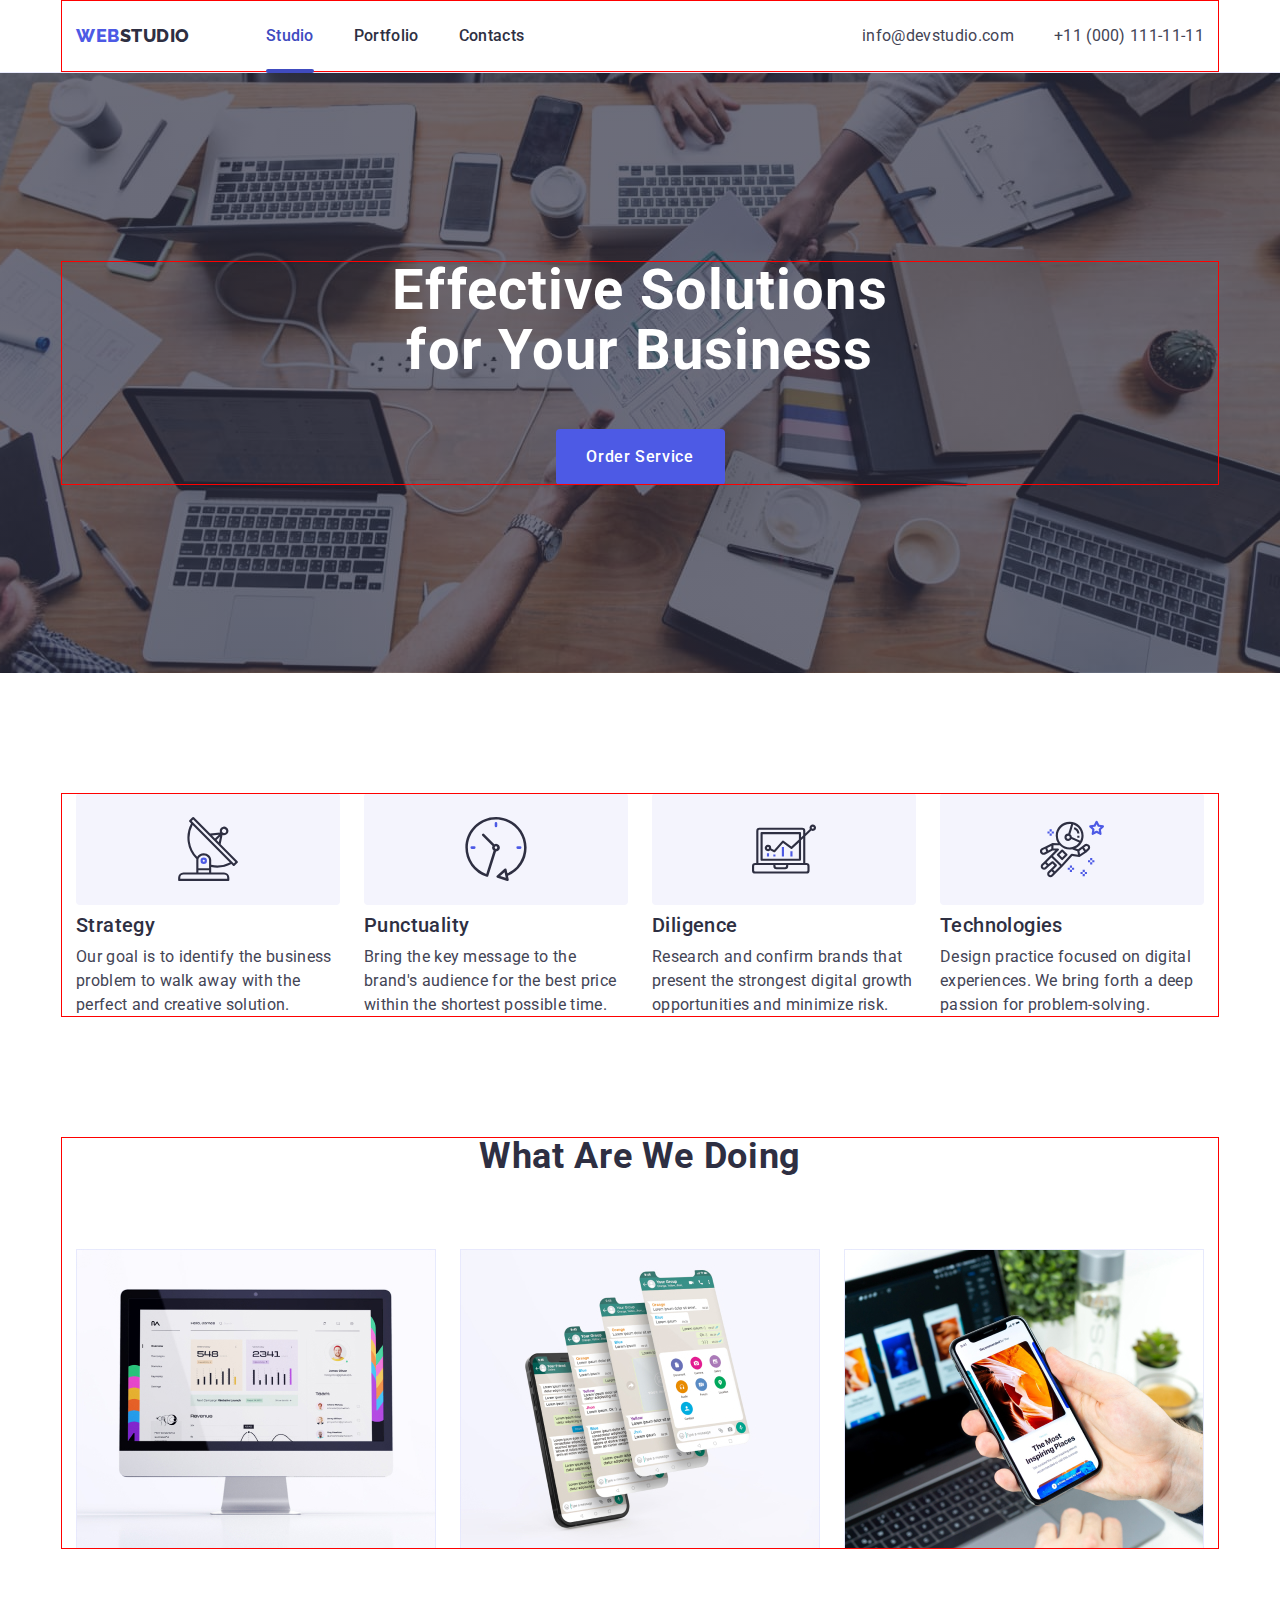
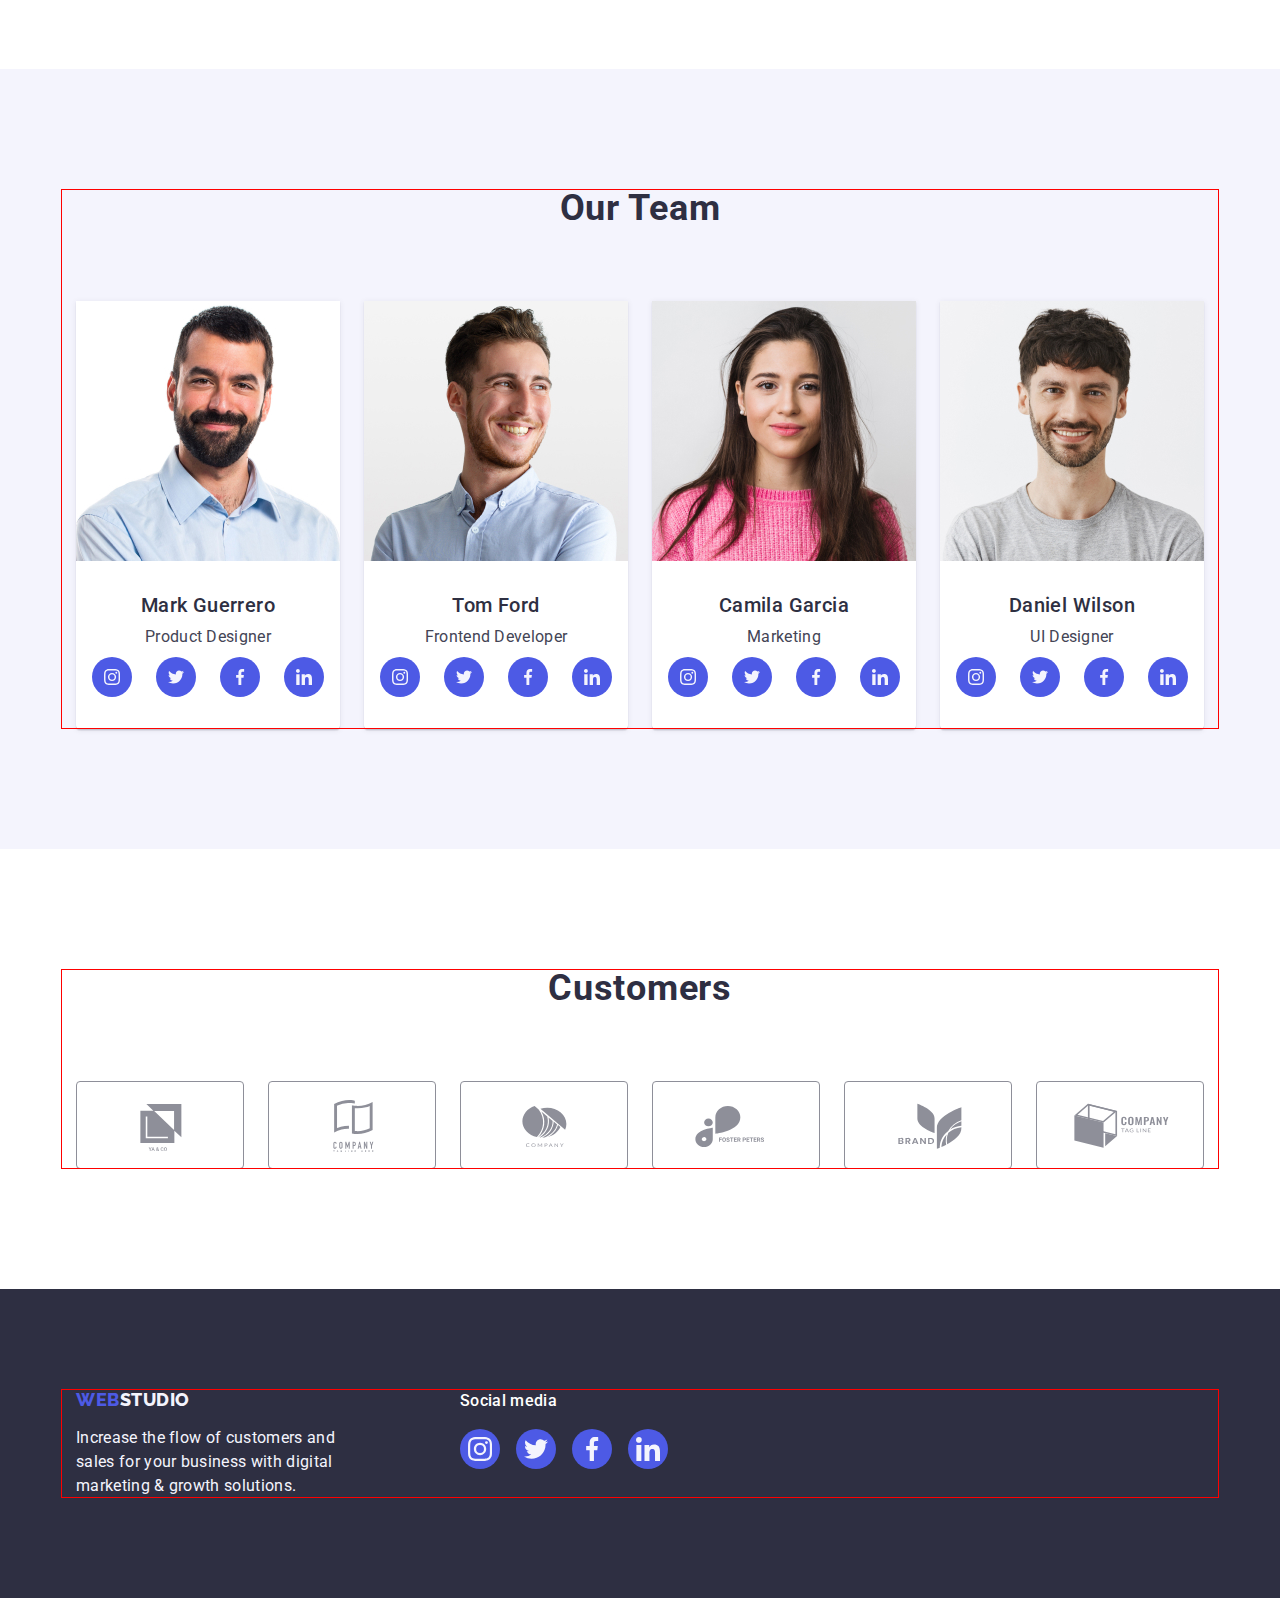
<file: index.html>
<!DOCTYPE html>
<html lang="en">
  <head>
    <meta charset="UTF-8" />
    <meta name="viewport" content="width=device-width, initial-scale=1.0" />
    <title>WebStudio</title>
    <link rel="preconnect" href="https://fonts.googleapis.com" />
    <link rel="preconnect" href="https://fonts.gstatic.com" crossorigin />
    <link
      href="https://fonts.googleapis.com/css2?family=Raleway:wght@800&family=Roboto:wght@400;500;700;900&display=swap"
      rel="stylesheet"
    />
    <link
      rel="stylesheet"
      href="https://cdn.jsdelivr.net/npm/modern-normalize@2.0.0/modern-normalize.min.css"
    />
    <link rel="stylesheet" href="./css/style.css" />
  </head>
  <body>
    <!-- HEADER-SECTION -->
    <header class="header">
      <div class="container header-container">
        <nav class="header-navigation list">
          <a class="header-logo logo link" href="./index.html">
            WEB<span class="logo-dark">Studio</span>
          </a>
          <ul class="header-menu-list list">
            <li class="header-menu-item">
              <a class="header-menu-link link current" href="./index.html"
                >Studio</a
              >
            </li>
            <li class="header-menu-item">
              <a class="header-menu-link link" href="./portfolio.html"
                >Portfolio</a
              >
            </li>
            <li class="header-menu-item">
              <a class="header-menu-link link" href="">Contacts</a>
            </li>
          </ul>
        </nav>

        <address class="header-adress list">
          <ul class="header-adress-menu list">
            <li class="header-adress-list">
              <a
                class="header-adress-link link"
                href="mailto:info@devstudio.com"
                >info@devstudio.com</a
              >
            </li>
            <li class="header-adress-list">
              <a class="header-adress-link link" href="tel:+110001111111"
                >+11 (000) 111-11-11</a
              >
            </li>
          </ul>
        </address>
      </div>
    </header>
    <!-- MAIN SECTION -->
    <main>
      <!--Перша секція-->
      <section class="hero">
        <div class="container">
          <h1 class="hero-title">Effective Solutions for Your Business</h1>
          <button class="hero-btn" type="button" data-modal-open>
            Order Service
          </button>
        </div>
      </section>
      <!--Друга сукція-->
      <section class="benefits section">
        <div class="container">
          <h2 class="visually-hidden">Something</h2>
          <ul class="benefits-menu list">
            <li class="benefits-item">
              <div class="benefits-box">
                <svg width="64" height="64">
                  <use href="./images/icons.svg#icon-antenna"></use>
                </svg>
              </div>
              <h3 class="benefits-title">Strategy</h3>
              <p class="benefits-text">
                Our goal is to identify the business problem to walk away with
                the perfect and creative solution.
              </p>
            </li>
            <li class="benefits-item">
              <div class="benefits-box">
                <svg width="64" height="64">
                  <use href="./images/icons.svg#icon-clock"></use>
                </svg>
              </div>
              <h3 class="benefits-title">Punctuality</h3>
              <p class="benefits-text">
                Bring the key message to the brand's audience for the best price
                within the shortest possible time.
              </p>
            </li>
            <li class="benefits-item">
              <div class="benefits-box">
                <svg width="64" height="64">
                  <use href="./images/icons.svg#icon-diagram"></use>
                </svg>
              </div>
              <h3 class="benefits-title">Diligence</h3>
              <p class="benefits-text">
                Research and confirm brands that present the strongest digital
                growth opportunities and minimize risk.
              </p>
            </li>
            <li class="benefits-item">
              <div class="benefits-box">
                <svg width="64" height="64">
                  <use href="./images/icons.svg#icon-astronaut"></use>
                </svg>
              </div>
              <h3 class="benefits-title">Technologies</h3>
              <p class="benefits-text">
                Design practice focused on digital experiences. We bring forth a
                deep passion for problem-solving.
              </p>
            </li>
          </ul>
        </div>
      </section>
      <!--Третя секція-->
      <section class="desc-section section">
        <div class="container">
          <h2 class="desc-title">What are we doing</h2>
          <ul class="desc-menu list">
            <li class="desc-item">
              <img
                class="desc-img"
                src="./images/comp-screen.jpg"
                alt="comp-screen"
                width="360"
                height="300"
              />
            </li>
            <li class="desc-item">
              <img
                class="desc-img"
                src="./images/iphone-screens.jpg"
                alt="iphone-screens"
                width="360"
                height="300"
              />
            </li>
            <li class="desc-item">
              <img
                class="desc-img"
                src="./images/hand-hold-phone.jpg"
                alt="hand-hold-phone"
                width="360"
                height="300"
              />
            </li>
          </ul>
        </div>
      </section>
      <!--Четверта секція-->
      <section class="team-section section">
        <div class="container">
          <h2 class="team-title">Our Team</h2>
          <ul class="team-list list">
            <li class="team-item">
              <img
                class="team-img"
                src="./images/mark-g.jpg"
                alt="Mark"
                width="264"
                height="260"
              />
              <div class="team-wrapper">
                <h3 class="team-sub-title">Mark Guerrero</h3>
                <p class="team-text">Product Designer</p>
                <ul class="team-social-list list">
                  <li class="team-social-item">
                    <a href="" class="team-social-link link"
                      ><svg width="16" height="16" class="social-icon">
                        <use
                          href="./images/icons.svg#icon-instagram"
                        ></use></svg
                    ></a>
                  </li>
                  <li class="team-social-item">
                    <a href="" class="team-social-link link"
                      ><svg width="16" height="16" class="social-icon">
                        <use href="./images/icons.svg#icon-twitter"></use></svg
                    ></a>
                  </li>
                  <li class="team-social-item">
                    <a href="" class="team-social-link link"
                      ><svg width="16" height="16" class="social-icon">
                        <use href="./images/icons.svg#icon-facebook"></use></svg
                    ></a>
                  </li>
                  <li class="team-social-item">
                    <a href="" class="team-social-link link"
                      ><svg width="16" height="16" class="social-icon">
                        <use href="./images/icons.svg#icon-linkedin"></use></svg
                    ></a>
                  </li>
                </ul>
              </div>
            </li>
            <li class="team-item">
              <img
                class="team-img"
                src="./images/tom-f.jpg"
                alt="Tom"
                width="264"
                height="260"
              />
              <div class="team-wrapper">
                <h3 class="team-sub-title">Tom Ford</h3>
                <p class="team-text">Frontend Developer</p>
                <ul class="team-social-list list">
                  <li class="team-social-item">
                    <a href="" class="team-social-link link"
                      ><svg width="16" height="16" class="social-icon">
                        <use
                          href="./images/icons.svg#icon-instagram"
                        ></use></svg
                    ></a>
                  </li>
                  <li class="team-social-item">
                    <a href="" class="team-social-link link"
                      ><svg width="16" height="16" class="social-icon">
                        <use href="./images/icons.svg#icon-twitter"></use></svg
                    ></a>
                  </li>
                  <li class="team-social-item">
                    <a href="" class="team-social-link link"
                      ><svg width="16" height="16" class="social-icon">
                        <use href="./images/icons.svg#icon-facebook"></use></svg
                    ></a>
                  </li>
                  <li class="team-social-item">
                    <a href="" class="team-social-link link"
                      ><svg width="16" height="16" class="social-icon">
                        <use href="./images/icons.svg#icon-linkedin"></use></svg
                    ></a>
                  </li>
                </ul>
              </div>
            </li>
            <li class="team-item">
              <img
                class="team-img"
                src="./images/camila-g.jpg"
                alt="Camila"
                width="264"
                height="260"
              />
              <div class="team-wrapper">
                <h3 class="team-sub-title">Camila Garcia</h3>
                <p class="team-text">Marketing</p>
                <ul class="team-social-list list">
                  <li class="team-social-item">
                    <a href="" class="team-social-link link"
                      ><svg width="16" height="16" class="social-icon">
                        <use
                          href="./images/icons.svg#icon-instagram"
                        ></use></svg
                    ></a>
                  </li>
                  <li class="team-social-item">
                    <a href="" class="team-social-link link"
                      ><svg width="16" height="16" class="social-icon">
                        <use href="./images/icons.svg#icon-twitter"></use></svg
                    ></a>
                  </li>
                  <li class="team-social-item">
                    <a href="" class="team-social-link link"
                      ><svg width="16" height="16" class="social-icon">
                        <use href="./images/icons.svg#icon-facebook"></use></svg
                    ></a>
                  </li>
                  <li class="team-social-item">
                    <a href="" class="team-social-link link"
                      ><svg width="16" height="16" class="social-icon">
                        <use href="./images/icons.svg#icon-linkedin"></use></svg
                    ></a>
                  </li>
                </ul>
              </div>
            </li>
            <li class="team-item">
              <img
                class="team-img"
                src="./images/daniel-w.jpg"
                alt="Daniel"
                width="264"
                height="260"
              />
              <div class="team-wrapper">
                <h3 class="team-sub-title">Daniel Wilson</h3>
                <p class="team-text">UI Designer</p>
                <ul class="team-social-list list">
                  <li class="team-social-item">
                    <a href="" class="team-social-link link"
                      ><svg width="16" height="16" class="social-icon">
                        <use
                          href="./images/icons.svg#icon-instagram"
                        ></use></svg
                    ></a>
                  </li>
                  <li class="team-social-item">
                    <a href="" class="team-social-link link"
                      ><svg width="16" height="16" class="social-icon">
                        <use href="./images/icons.svg#icon-twitter"></use></svg
                    ></a>
                  </li>
                  <li class="team-social-item">
                    <a href="" class="team-social-link link"
                      ><svg width="16" height="16" class="social-icon">
                        <use href="./images/icons.svg#icon-facebook"></use></svg
                    ></a>
                  </li>
                  <li class="team-social-item">
                    <a href="" class="team-social-link link"
                      ><svg width="16" height="16" class="social-icon">
                        <use href="./images/icons.svg#icon-linkedin"></use></svg
                    ></a>
                  </li>
                </ul>
              </div>
            </li>
          </ul>
        </div>
      </section>
      <section class="customers">
        <div class="container">
          <h2 class="customers-title">Customers</h2>
          <ul class="customers-list list">
            <li class="customers-item">
              <a class="customers-link link" href=""
                ><svg width="104" height="56" class="customers-icon">
                  <use href="./images/icons.svg#icon-logo"></use></svg
              ></a>
            </li>
            <li class="customers-item">
              <a class="customers-link link" href=""
                ><svg width="104" height="56" class="customers-icon">
                  <use href="./images/icons.svg#icon-logo-1"></use></svg
              ></a>
            </li>
            <li class="customers-item">
              <a class="customers-link link" href=""
                ><svg width="104" height="56" class="customers-icon">
                  <use href="./images/icons.svg#icon-logo-2"></use></svg
              ></a>
            </li>
            <li class="customers-item">
              <a class="customers-link link" href=""
                ><svg width="104" height="56" class="customers-icon">
                  <use href="./images/icons.svg#icon-logo-3"></use></svg
              ></a>
            </li>
            <li class="customers-item">
              <a class="customers-link link" href=""
                ><svg width="104" height="56" class="customers-icon">
                  <use href="./images/icons.svg#icon-logo-4"></use></svg
              ></a>
            </li>
            <li class="customers-item">
              <a class="customers-link link" href=""
                ><svg width="104" height="56" class="customers-icon">
                  <use href="./images/icons.svg#icon-logo-5"></use></svg
              ></a>
            </li>
          </ul>
        </div>
      </section>
    </main>
    <!-- FOOTER-SECTION -->
    <footer class="footer-page">
      <div class="container footer-container">
        <div class="footer-first-block">
          <a class="footer-logo logo link" href="./index.html">
            WEB<span class="logo-light">Studio</span>
          </a>
          <p class="footer-text">
            Increase the flow of customers and sales for your business with
            digital marketing & growth solutions.
          </p>
        </div>
        <div class="footer-second-block">
          <p class="footer-social-text">Social media</p>
          <ul class="footer-social-list list">
            <li class="footer-social-item">
              <a href="" class="footer-social-link link"
                ><svg width="24" height="24" class="social-icon">
                  <use href="./images/icons.svg#icon-instagram"></use></svg
              ></a>
            </li>
            <li class="footer-social-item">
              <a href="" class="footer-social-link link"
                ><svg width="24" height="24" class="social-icon">
                  <use href="./images/icons.svg#icon-twitter"></use></svg
              ></a>
            </li>
            <li class="footer-social-item">
              <a href="" class="footer-social-link link"
                ><svg width="24" height="24" class="social-icon">
                  <use href="./images/icons.svg#icon-facebook"></use></svg
              ></a>
            </li>
            <li class="footer-social-item">
              <a href="" class="footer-social-link link"
                ><svg width="24" height="24" class="social-icon">
                  <use href="./images/icons.svg#icon-linkedin"></use></svg
              ></a>
            </li>
          </ul>
        </div>
      </div>
    </footer>
    <div class="backdrop is-hidden" data-modal>
      <div class="modal">
        <button class="modal-close-btn" type="button" data-modal-close>
          <svg class="close-icon" width="8" height="8">
            <use href="./images/icons.svg#icon-close"></use>
          </svg>
        </button>
      </div>
    </div>
    <script src="./js/modal.js"></script>
  </body>
</html>
</file>
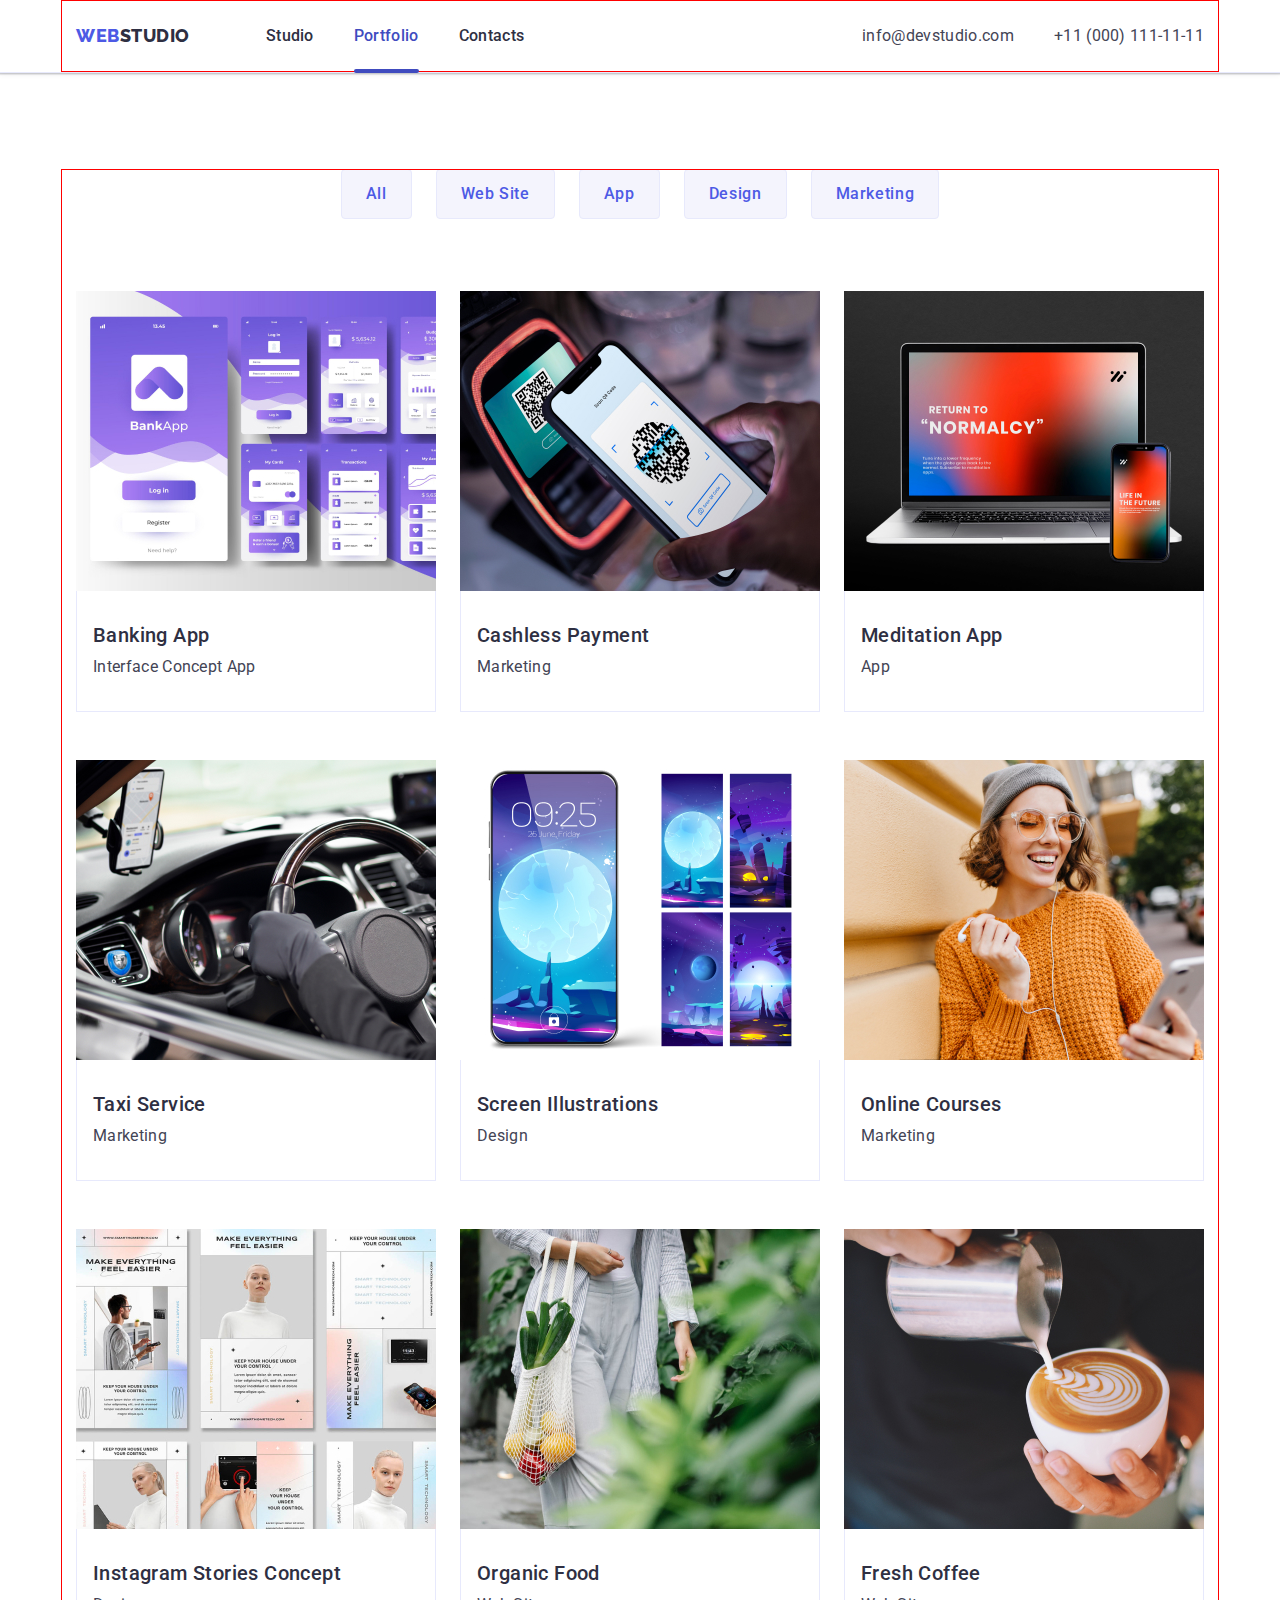
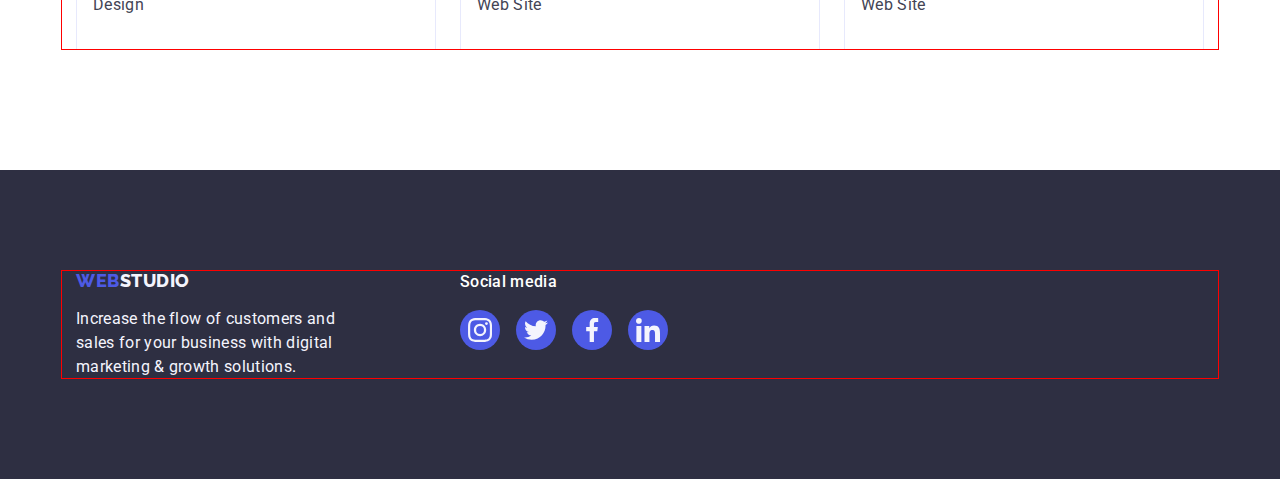
<file: portfolio.html>
<!DOCTYPE html>
<html lang="en">
  <head>
    <meta charset="UTF-8" />
    <meta name="viewport" content="width=device-width, initial-scale=1.0" />
    <title>Portfolio</title>
    <link rel="preconnect" href="https://fonts.googleapis.com" />
    <link rel="preconnect" href="https://fonts.gstatic.com" crossorigin />
    <link
      href="https://fonts.googleapis.com/css2?family=Raleway:wght@800&family=Roboto:wght@400;500;700;900&display=swap"
      rel="stylesheet"
    />
    <link
      rel="stylesheet"
      href="https://cdn.jsdelivr.net/npm/modern-normalize@2.0.0/modern-normalize.min.css"
    />
    <link rel="stylesheet" href="./css/style.css" />
  </head>
  <body>
    <!-- HEADER SECTION -->
    <header class="header">
      <div class="container header-container">
        <nav class="header-navigation list">
          <a class="header-logo logo link" href="./index.html">
            WEB<span class="logo-dark">Studio</span>
          </a>
          <ul class="header-menu-list list">
            <li class="header-menu-item">
              <a class="header-menu-link link" href="./index.html">Studio</a>
            </li>
            <li class="header-menu-item">
              <a class="header-menu-link link current" href="./portfolio.html"
                >Portfolio</a
              >
            </li>
            <li class="header-menu-item">
              <a class="header-menu-link link" href="">Contacts</a>
            </li>
          </ul>
        </nav>

        <address class="header-adress list">
          <ul class="header-adress-menu list">
            <li class="header-adress-list">
              <a
                class="header-adress-link link"
                href="mailto:info@devstudio.com"
                >info@devstudio.com</a
              >
            </li>
            <li class="header-adress-list">
              <a class="header-adress-link link" href="tel:+110001111111"
                >+11 (000) 111-11-11</a
              >
            </li>
          </ul>
        </address>
      </div>
    </header>
    <main>
      <section class="portfolio">
        <div class="container">
          <h1 class="visually-hidden">Content</h1>
          <ul class="portfolio-filters list">
            <li class="portfolio-filters-item">
              <button class="portfolio-filters-btn" type="button">All</button>
            </li>
            <li class="portfolio-filters-item">
              <button class="portfolio-filters-btn" type="button">
                Web Site
              </button>
            </li>
            <li class="portfolio-filters-item">
              <button class="portfolio-filters-btn" type="button">App</button>
            </li>
            <li class="portfolio-filters-item">
              <button class="portfolio-filters-btn" type="button">
                Design
              </button>
            </li>
            <li class="portfolio-filters-item">
              <button class="portfolio-filters-btn" type="button">
                Marketing
              </button>
            </li>
          </ul>

          <ul class="portfolio-cards-list list">
            <li class="portfolio-cards-item">
              <a class="portfolio-cards-link card link" href="">
                <div class="overlay">
                  <img
                    class="card-img"
                    src="./images/banking-app.jpg"
                    alt="banking-app"
                    width="360"
                    height="300"
                  />
                  <p class="overlay-text">
                    14 Stylish and User-Friendly App Design Concepts · Task
                    Manager App · Calorie Tracker App · Exotic Fruit Ecommerce
                    App · Cloud Storage App
                  </p>
                </div>
                <div class="card-wraper">
                  <h2 class="card-title">Banking App</h2>
                  <p class="card-text">Interface Concept App</p>
                </div>
              </a>
            </li>
            <li class="portfolio-cards-item">
              <a class="portfolio-cards-link card link" href="">
                <div class="overlay">
                  <img
                    class="card-img"
                    src="./images/cashless.jpg"
                    alt="cashless-payment"
                    width="360"
                    height="300"
                  />
                  <p class="overlay-text">
                    14 Stylish and User-Friendly App Design Concepts · Task
                    Manager App · Calorie Tracker App · Exotic Fruit Ecommerce
                    App · Cloud Storage App
                  </p>
                </div>
                <div class="card-wraper">
                  <h2 class="card-title">Cashless Payment</h2>
                  <p class="card-text">Marketing</p>
                </div></a
              >
            </li>
            <li class="portfolio-cards-item">
              <a class="portfolio-cards-link card link" href="">
                <div class="overlay">
                  <img
                    class="card-img"
                    src="./images/medditation-app.jpg"
                    alt="medditation-app"
                    width="360"
                    height="300"
                  />
                  <p class="overlay-text">
                    14 Stylish and User-Friendly App Design Concepts · Task
                    Manager App · Calorie Tracker App · Exotic Fruit Ecommerce
                    App · Cloud Storage App
                  </p>
                </div>
                <div class="card-wraper">
                  <h2 class="card-title">Meditation App</h2>
                  <p class="card-text">App</p>
                </div></a
              >
            </li>
            <li class="portfolio-cards-item">
              <a class="portfolio-cards-link card link" href="">
                <div class="overlay">
                  <img
                    class="card-img"
                    src="./images/taxi-service.jpg"
                    alt="taxi-service"
                    width="360"
                    height="300"
                  />
                  <p class="overlay-text">
                    14 Stylish and User-Friendly App Design Concepts · Task
                    Manager App · Calorie Tracker App · Exotic Fruit Ecommerce
                    App · Cloud Storage App
                  </p>
                </div>
                <div class="card-wraper">
                  <h2 class="card-title">Taxi Service</h2>
                  <p class="card-text">Marketing</p>
                </div></a
              >
            </li>
            <li class="portfolio-cards-item">
              <a class="portfolio-cards-link card link" href="">
                <div class="overlay">
                  <img
                    class="card-img"
                    src="./images/screen-illustration.jpg"
                    alt="screen-illustration"
                    width="360"
                    height="300"
                  />
                  <p class="overlay-text">
                    14 Stylish and User-Friendly App Design Concepts · Task
                    Manager App · Calorie Tracker App · Exotic Fruit Ecommerce
                    App · Cloud Storage App
                  </p>
                </div>
                <div class="card-wraper">
                  <h2 class="card-title">Screen Illustrations</h2>
                  <p class="card-text">Design</p>
                </div></a
              >
            </li>
            <li class="portfolio-cards-item">
              <a class="portfolio-cards-link card link" href="">
                <div class="overlay">
                  <img
                    class="card-img"
                    src="./images/online-courses.jpg"
                    alt="online-courses"
                    width="360"
                    height="300"
                  />
                  <p class="overlay-text">
                    14 Stylish and User-Friendly App Design Concepts · Task
                    Manager App · Calorie Tracker App · Exotic Fruit Ecommerce
                    App · Cloud Storage App
                  </p>
                </div>
                <div class="card-wraper">
                  <h2 class="card-title">Online Courses</h2>
                  <p class="card-text">Marketing</p>
                </div></a
              >
            </li>
            <li class="portfolio-cards-item">
              <a class="portfolio-cards-link card link" href="">
                <div class="overlay">
                  <img
                    class="card-img"
                    src="./images/ig-stories-concept.jpg"
                    alt="instagram-stories-concept"
                    width="360"
                    height="300"
                  />
                  <p class="overlay-text">
                    14 Stylish and User-Friendly App Design Concepts · Task
                    Manager App · Calorie Tracker App · Exotic Fruit Ecommerce
                    App · Cloud Storage App
                  </p>
                </div>
                <div class="card-wraper">
                  <h2 class="card-title">Instagram Stories Concept</h2>
                  <p class="card-text">Design</p>
                </div></a
              >
            </li>
            <li class="portfolio-cards-item">
              <a class="portfolio-cards-link card link" href="">
                <div class="overlay">
                  <img
                    class="card-img"
                    src="./images/oraganic-food.jpg"
                    alt="oraganic-food"
                    width="360"
                    height="300"
                  />
                  <p class="overlay-text">
                    14 Stylish and User-Friendly App Design Concepts · Task
                    Manager App · Calorie Tracker App · Exotic Fruit Ecommerce
                    App · Cloud Storage App
                  </p>
                </div>

                <div class="card-wraper">
                  <h2 class="card-title">Organic Food</h2>
                  <p class="card-text">Web Site</p>
                </div></a
              >
            </li>
            <li class="portfolio-cards-item">
              <a class="portfolio-cards-link card link" href="">
                <div class="overlay">
                  <img
                    class="card-img"
                    src="./images/fresh-coffe.jpg"
                    alt="fresh-coffe"
                    width="360"
                    height="300"
                  />
                  <p class="overlay-text">
                    14 Stylish and User-Friendly App Design Concepts · Task
                    Manager App · Calorie Tracker App · Exotic Fruit Ecommerce
                    App · Cloud Storage App
                  </p>
                </div>
                <div class="card-wraper">
                  <h2 class="card-title">Fresh Coffee</h2>
                  <p class="card-text">Web Site</p>
                </div></a
              >
            </li>
          </ul>
        </div>
      </section>
    </main>
    <footer class="footer-page">
      <div class="container footer-container">
        <div class="footer-first-block">
          <a class="footer-logo logo link" href="./index.html">
            WEB<span class="logo-light">Studio</span>
          </a>
          <p class="footer-text">
            Increase the flow of customers and sales for your business with
            digital marketing & growth solutions.
          </p>
        </div>
        <div class="footer-second-block">
          <p class="footer-social-text">Social media</p>
          <ul class="footer-social-list list">
            <li class="footer-social-item">
              <a href="" class="footer-social-link link"
                ><svg width="24" height="24" class="social-icon">
                  <use href="./images/icons.svg#icon-instagram"></use></svg
              ></a>
            </li>
            <li class="footer-social-item">
              <a href="" class="footer-social-link link"
                ><svg width="24" height="24" class="social-icon">
                  <use href="./images/icons.svg#icon-twitter"></use></svg
              ></a>
            </li>
            <li class="footer-social-item">
              <a href="" class="footer-social-link link"
                ><svg width="24" height="24" class="social-icon">
                  <use href="./images/icons.svg#icon-facebook"></use></svg
              ></a>
            </li>
            <li class="footer-social-item">
              <a href="" class="footer-social-link link"
                ><svg width="24" height="24" class="social-icon">
                  <use href="./images/icons.svg#icon-linkedin"></use></svg
              ></a>
            </li>
          </ul>
        </div>
      </div>
    </footer>
  </body>
</html>
</file>
<file: css/style.css>
/* 
  ctrl + slash - коментар
  ctrl + F пошук/заміна
  ctrl + D однотипні елементи
  ctrl + shift + p  - wrap 
 */

:root {
  /*Fonts*/
  --primary-font: 'Roboto', sans-serif;
  --secondary-font: 'Raleway', sans-serif;

  /*Color*/
  --color-iris: #4d5ae5;
  --color-ocean: #404bbf;
  --color-navy-blue: #2e2f42;
  --color-green: #31d0aa;
  --color-slate: #434455;
  --color-light-slate: #8e8f99;
  --color-cornflower: #e7e9fc;
  --color-cloud: #f4f4fd;
  --color-navy-blue-modal: #2e2f42;
  --color-grey: #2e2f42;
  --color-white: #ffffff;
  --color-dairy: #fcfcfc;
}

/**
 |============================
 | Base styles
 |============================
*/
body {
  font-family: var(--primary-font);
  color: var(--color-slate);
  background-color: var(--color-white);
}
/* reset start */
h1,
h2,
h3,
h4,
h5,
h6,
p {
  margin: 0;
}
img {
  display: block;
}
.link {
  text-decoration: none;
}
.list {
  list-style: none;
  margin: 0;
  padding: 0;
}
/* reset end */

.section {
  padding-top: 120px;
  padding-bottom: 120px;
}

.container {
  width: 1158px;
  margin-right: auto;
  margin-left: auto;
  outline: 1px solid red;
  outline-offset: -1px;
  padding-left: 15px;
  padding-right: 15px;
}

.logo {
  color: var(--color-iris);
  font-family: var(--secondary-font);
  font-size: 18px;
  font-weight: 800;
  line-height: 1.17;
  letter-spacing: 0.03em;
  text-transform: uppercase;
}
.logo-dark {
  color: var(--color-grey);
}
.logo-light {
  color: var(--color-cloud);
}

.visually-hidden {
  position: absolute;
  width: 1px;
  height: 1px;
  margin: -1px;
  border: 0;
  padding: 0;

  white-space: nowrap;
  clip-path: inset(100%);
  clip: rect(0 0 0 0);
  overflow: hidden;
}

/* Header - CSS */

.header {
  border-bottom: 1px solid var(--color-cornflower);
  box-shadow: 0px 1px 6px 0px rgba(46, 47, 66, 0.08),
    0px 1px 1px 0px rgba(46, 47, 66, 0.16),
    0px 2px 1px 0px rgba(46, 47, 66, 0.08);
}

.header-container {
  display: flex;
  align-items: center;
}

.header-navigation {
  display: flex;
  margin-right: auto;
  align-items: center;
}

.header-logo {
  margin-right: 76px;
}

.header-menu-list {
  display: flex;
  gap: 40px;
}

.header-menu-item {
}

.header-menu-link {
  font-weight: 500;
  line-height: 1.5;
  letter-spacing: 0.02em;
  color: var(--color-navy-blue);
  padding: 24px 0;
  display: block;
  position: relative;
  transition: color 250ms cubic-bezier(0.4, 0, 0.2, 1);
}

.header-menu-link:hover,
.header-menu-link:focus {
  color: var(--color-ocean);
}

.current {
  color: var(--color-ocean);
}

.current::after {
  content: '';
  display: block;
  width: 100%;
  height: 4px;
  border-radius: 2px;
  background: var(--color-ocean);
  position: absolute;
  left: 0;
  bottom: -1px;
}

.header-adress-link:hover,
.header-adress-link:focus {
  color: var(--color-ocean);
}

/* ADRESS */
.header-adress {
  font-style: normal;
}

.header-adress-menu {
  display: flex;
  gap: 40px;
}

.header-adress-list {
}

.header-adress-link {
  line-height: 1.5;
  letter-spacing: 0.02em;
  transition: color 250ms cubic-bezier(0.4, 0, 0.2, 1);
  color: var(--color-slate);
}

/* INDEX-HTML-SECTION - 1 */

.hero {
  background-color: var(--color-grey);
  padding-top: 188px;
  padding-bottom: 188px;
  background-image: linear-gradient(
      rgba(46, 47, 66, 0.7),
      rgba(46, 47, 66, 0.7)
    ),
    url(../images/hero-bgd.jpg);
  background-repeat: no-repeat;
  max-width: 1440px;
  margin: 0 auto;
  background-size: cover;
  background-position: center;
}
.hero-title {
  font-size: 56px;
  font-weight: 700;
  line-height: 1.07;
  letter-spacing: 0.02em;
  text-align: center;
  color: var(--color-white);
  margin-bottom: 48px;
  max-width: 496px;
  margin-right: auto;
  margin-left: auto;
}
.hero-btn {
  color: #ffffff;
  background-color: var(--color-iris);
  font-family: inherit;
  font-size: 16px;
  font-weight: 500;
  line-height: 1.5;
  letter-spacing: 0.04em;
  cursor: pointer;
  margin-right: auto;
  margin-left: auto;
  display: block;
  border: none;
  min-width: 169px;
  height: 56px;
  border-radius: 4px;
  transition: background-color 250ms cubic-bezier(0.4, 0, 0.2, 1);
}

.hero-btn:hover,
.hero-btn:focus {
  background-color: var(--color-ocean);
}

/* SECTION - 2 */

.benefits {
}

.benefits-menu {
  display: flex;
  gap: 24px;
}

.benefits-item {
  width: calc((100% - 72px) / 4);
}

.benefits-box {
  width: 264px;
  height: 112px;
  border-radius: 4px;
  background: var(--color-cloud);
  display: flex;
  align-items: center;
  justify-content: center;
  margin-bottom: 8px;
}

.benefits-title {
  color: var(--color-navy-blue);
  font-size: 20px;
  font-weight: 500;
  line-height: 1.2;
  letter-spacing: 0.02em;
  margin-bottom: 8px;
}

.benefits-text {
  color: var(--color-slate);
  line-height: 1.5;
  letter-spacing: 0.02em;
}

/* SECTION - 3 - */
.desc-section {
  padding-top: 0;
}

.desc-title {
  color: var(--color-navy-blue);
  font-size: 36px;
  font-weight: 700;
  line-height: 1.11;
  letter-spacing: 0.02em;
  text-align: center;
  text-transform: capitalize;
  margin-bottom: 72px;
}

.desc-menu {
  display: flex;
  gap: 24px;
}

.desc-item {
  width: calc((100% - 48px) / 3);
}

.desc-img {
}

/* SECTION - 4 - */
.team-section {
  background-color: var(--color-cloud);
}

.team-title {
  color: var(--color-navy-blue);
  font-size: 36px;
  font-weight: 700;
  line-height: 1.11;
  letter-spacing: 0.02em;
  text-align: center;
  text-transform: capitalize;
  margin-bottom: 72px;
}

.team-list {
  display: flex;
  gap: 24px;
}

.team-item {
  width: calc((100% - 24px * 3) / 4);
  background-color: var(--color-white);
  border-radius: 0px 0px 4px 4px;
  box-shadow: 0px 2px 1px 0px rgba(46, 47, 66, 0.08),
    0px 1px 1px 0px rgba(46, 47, 66, 0.16),
    0px 1px 6px 0px rgba(46, 47, 66, 0.08);
}

.team-social-item {
  width: 40px;
  height: 40px;
}

.team-social-link {
  width: 100%;
  height: 100%;
  border-radius: 50%;
  background-color: var(--color-iris);
  display: flex;
  align-items: center;
  justify-content: center;
  transition: background-color 250ms cubic-bezier(0.4, 0, 0.2, 1);
}

.team-social-link:hover,
.team-social-link:focus {
  background-color: var(--color-ocean);
}

.team-social-list {
  display: flex;
  gap: 24px;
  margin-top: 8px;
  justify-content: center;
}

.social-icon {
  fill: var(--color-cloud);
}

.team-img {
}
.team-wrapper {
  padding: 32px 0;
}
.team-sub-title {
  margin-bottom: 8px;

  color: var(--color-navy-blue);
  font-size: 20px;
  font-weight: 500;
  line-height: 1.2;
  letter-spacing: 0.02em;
  text-align: center;
}

.team-text {
  color: var(--color-slate);
  line-height: 1.5;
  letter-spacing: 0.02em;
  text-align: center;
}

.customers {
  padding: 120px 0;
}

.customers-title {
  color: var(--color-navy-blue);
  text-align: center;
  font-size: 36px;
  line-height: 1.11; /* 111.111% */
  letter-spacing: 0.02em;
  text-transform: capitalize;
  margin-bottom: 72px;
}

.customers-list {
  display: flex;
  gap: 24px;
}

.customers-item {
  width: calc((100% - 120px) / 6);
  height: 88px;
}

.customers-link {
  width: 100%;
  height: 100%;
  border-radius: 4px;
  border: 1px solid var(--color-light-slate);
  display: flex;
  align-items: center;
  justify-content: center;
  color: var(--color-light-slate);
  transition: color 250ms cubic-bezier(0.4, 0, 0.2, 1),
    border-color 250ms cubic-bezier(0.4, 0, 0.2, 1);
}

.customers-link:hover,
.customers-link:focus {
  border-color: var(--color-ocean);
  color: var(--color-ocean);
}

.customers-icon {
  fill: currentColor;
}

/* FOOTER  */

.footer-page {
  background-color: var(--color-navy-blue);
  padding-top: 100px;
  padding-bottom: 100px;
}

.footer-logo {
  display: inline-block;
  margin-bottom: 16px;
}

.footer-text {
  color: var(--color-cloud);
  line-height: 1.5;
  letter-spacing: 0.02em;
  max-width: 264px;
}

.footer-social-item {
  width: 40px;
  height: 40px;
}

.footer-social-link {
  width: 100%;
  height: 100%;
  border-radius: 50%;
  background-color: var(--color-iris);
  display: flex;
  align-items: center;
  justify-content: center;
  transition: background-color 250ms cubic-bezier(0.4, 0, 0.2, 1);
}

.footer-social-link:hover,
.footer-social-link:focus {
  background-color: var(--color-green);
}

.footer-social-list {
  display: flex;
  gap: 16px;
}

.social-icon {
  fill: var(--color-cloud);
}

.footer-container {
  display: flex;
  align-items: baseline;
}

.footer-first-block {
  margin-right: 120px;
}

.footer-social-text {
  color: var(--color-white);
  font-size: 16px;
  font-weight: 500;
  line-height: 1.5; /* 150% */
  letter-spacing: 0.02em;
  margin-bottom: 16px;
}

/**
 |============================
 | PORTFOLIO
 |============================
*/
.portfolio {
  padding-top: 96px;
  padding-bottom: 120px;
}
.portfolio-filters {
  display: flex;
  gap: 24px;
  justify-content: center;
  margin-bottom: 72px;
}
.portfolio-filters-item {
}
.portfolio-filters-btn {
  color: var(--color-iris);
  background-color: var(--color-cloud);
  font-family: inherit;
  font-size: 16px;
  font-weight: 500;
  line-height: 1.5;
  letter-spacing: 0.04em;
  text-align: center;
  cursor: pointer;
  border-radius: 4px;
  border: 1px solid var(--color-cornflower);
  padding: 12px 24px;
  transition: color 250ms cubic-bezier(0.4, 0, 0.2, 1),
    background-color 250ms cubic-bezier(0.4, 0, 0.2, 1),
    border-color 250ms cubic-bezier(0.4, 0, 0.2, 1),
    box-shadow 250ms cubic-bezier(0.4, 0, 0.2, 1);
}
.portfolio-filters-btn:hover,
.portfolio-filters-btn:focus {
  color: var(--color-white);
  background-color: var(--color-ocean);
  border: 1px solid transparent;
  box-shadow: 0px 2px 2px 0px rgba(0, 0, 0, 0.12),
    0px 2px 1px 0px rgba(0, 0, 0, 0.08), 0px 3px 1px 0px rgba(0, 0, 0, 0.1);
}
.portfolio-cards-item {
  width: calc((100% - 48px) / 3);
}
.portfolio-cards-link {
  display: block;
  transition: box-shadow 250ms cubic-bezier(0.4, 0, 0.2, 1);
}

.portfolio-cards-link:hover,
.portfolio-cards-link:focus {
  box-shadow: 0px 2px 1px 0px rgba(46, 47, 66, 0.08),
    0px 1px 1px 0px rgba(46, 47, 66, 0.16),
    0px 1px 6px 0px rgba(46, 47, 66, 0.08);
}

/* Portfolio cards */
.card {
}
.card-img {
}
.card-title {
  color: var(--color-grey);
  font-size: 20px;
  font-weight: 500;
  line-height: 1.2;
  letter-spacing: 0.02em;
  margin-bottom: 8px;
}
.card-text {
  color: var(--color-slate);
  line-height: 1.5;
  letter-spacing: 0.02em;
}

.portfolio-cards-list {
  display: flex;
  flex-wrap: wrap;
  gap: 48px 24px;
}

.overlay {
  position: relative;
  overflow: hidden;
}

.overlay-text {
  position: absolute;
  top: 0;
  left: 0;
  color: var(--color-cloud);
  background: var(--color-iris);
  padding: 40px 32px;
  font-size: 16px;
  line-height: 1.5; /* 150% */
  letter-spacing: 0.02em;
  width: 100%;
  height: 100%;
  transform: translateY(100%);
  transition: transform 250ms cubic-bezier(0.4, 0, 0.2, 1);
}

.portfolio-cards-link:hover .overlay-text,
.portfolio-cards-link:focus .overlay-text {
  transform: translateY(0%);
}

.card-wraper {
  padding: 32px 16px;
  border: 1px solid var(--color-cornflower);
  border-top: none;
}

.backdrop {
  position: fixed;
  width: 100%;
  height: 100%;
  top: 0;
  left: 0;
  background-color: rgba(46, 47, 66, 0.4);
  transition: opacity 250ms cubic-bezier(0.4, 0, 0.2, 1),
    visibility 250ms cubic-bezier(0.4, 0, 0.2, 1);
}

.modal {
  width: 408px;
  min-height: 584px;
  position: absolute;
  top: 50%;
  left: 50%;
  transform: translate(-50%, -50%) scale(1);
  border-radius: 4px;
  background: var(--color-dairy);
  box-shadow: 0px 2px 1px 0px rgba(0, 0, 0, 0.2),
    0px 1px 3px 0px rgba(0, 0, 0, 0.12), 0px 1px 1px 0px rgba(0, 0, 0, 0.14);
  transition: transform 250ms cubic-bezier(0.4, 0, 0.2, 1);
}

.modal-close-btn {
  position: absolute;
  top: 24px;
  right: 24px;
  height: 24px;
  width: 24px;
  background-color: var(--color-cornflower);
  border: 1px solid rgba(0, 0, 0, 0.1);
  padding: 0;
  display: flex;
  align-items: center;
  justify-content: center;
  border-radius: 50%;
  cursor: pointer;
  transition: background-color 250ms cubic-bezier(0.4, 0, 0.2, 1),
    border 250ms cubic-bezier(0.4, 0, 0.2, 1);
}

.modal-close-btn:hover,
.modal-close-btn:focus {
  background-color: var(--color-ocean);
  border: none;
}

.modal-close-btn:hover .close-icon,
.modal-close-btn:focus .close-icon {
  fill: var(--color-white);
}

.close-icon {
  transition: fill 250ms cubic-bezier(0.4, 0, 0.2, 1);
}

.is-hidden {
  visibility: hidden;
  opacity: 0;
  pointer-events: none;
}
</file>
